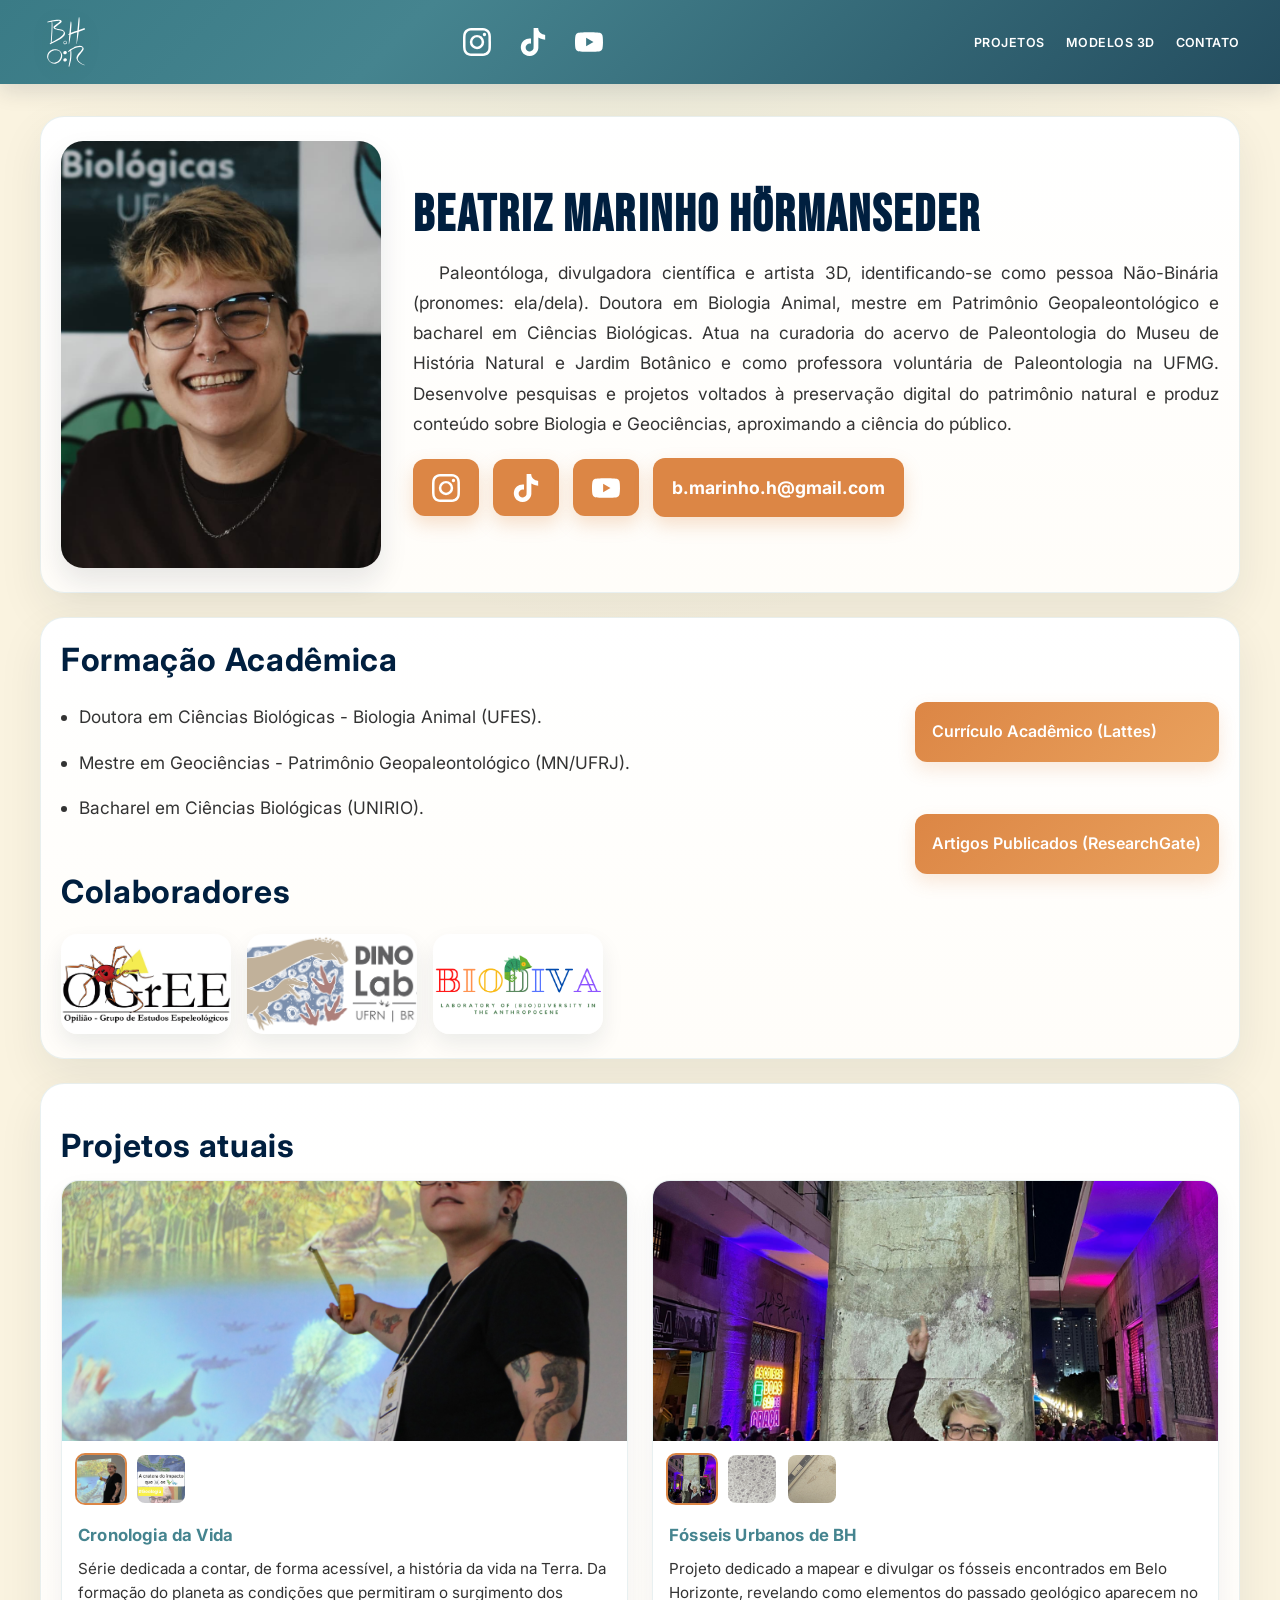
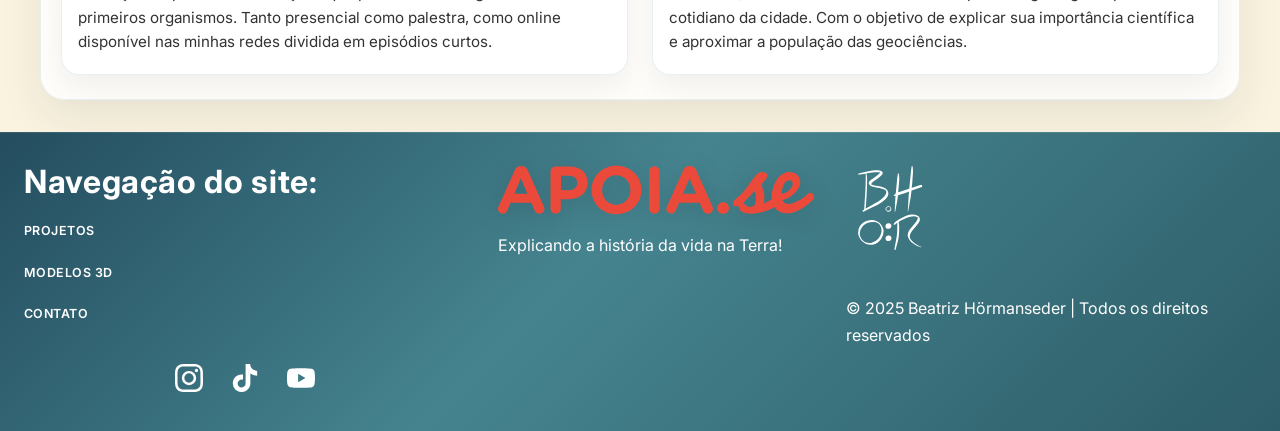
<file: index.html>
<!DOCTYPE html>
    <html lang="pt-BR">
    <head>
        <meta charset="UTF-8">
        <meta name="viewport" content="width=device-width, initial-scale=1.0">
        <title>bhor3D</title>
        <link rel="stylesheet" href="styles.css">

        <!-- ? -->
        <link href="https://fonts.googleapis.com/css2?family=Bebas+Neue&family=Inter:wght@400;600&display=swap" rel="stylesheet">
        <link rel="stylesheet" href="https://cdnjs.cloudflare.com/ajax/libs/font-awesome/6.5.0/css/all.min.css">
        <!-- ? -->

    </head>

    <body>
        <header>
            <nav class="navbar">
                <a href="index.html"><img src="assets/48px-fff.svg" alt="assinatura bhor" class="logo-img"></a>
                <div class="redes-sociais">
                    <a href="https://www.instagram.com/bhor3d" target="_blank"><img src="assets/instagram.svg" alt="Instagram"></a>
                    <a href="https://www.tiktok.com/@bhor3d" target="_blank"><img src="assets/tiktok.svg" alt="Tiktok"></a>
                    <a href="https://www.youtube.com/@bhor3d" target="_blank"><img src="assets/youtube.svg" alt="YouTube"></a>
                </div>
                <ul class="nav-links">
                    <li><a href="index.html">Projetos</a></li>
                    <li><a href="3D.html">Modelos 3D</a></li>
                    <li><a href="midia_kit.html">Contato</a></li>
                </ul>
            </nav>
        </header>

        <main>

            <section class="home">
             
                <section class="intro">
                    <img src="assets/lattes.jpeg" alt="Foto de Beatriz" class="foto-intro">

                <div class="bio">
                    <h1>Beatriz Marinho Hörmanseder</h1>
                    <p>Paleontóloga, divulgadora científica e artista 3D, identificando-se como pessoa Não-Binária (pronomes: ela/dela). Doutora em Biologia Animal, mestre em Patrimônio Geopaleontológico e bacharel em Ciências Biológicas. Atua na curadoria do acervo de Paleontologia do Museu de História Natural e Jardim Botânico e como professora voluntária de Paleontologia na UFMG. Desenvolve pesquisas e projetos voltados à preservação digital do patrimônio natural e produz conteúdo sobre Biologia e Geociências, aproximando a ciência do público.</p>
                                    
                    <div class="redes">

                        <div class="redes-sociais">
        
                            <a href="https://www.instagram.com/bhor3d" target="_blank" class="redes-btn">
                            <img src="assets/instagram.svg" alt="Instagram"></a>
                            <a href="https://www.tiktok.com/@bhor3d" target="_blank" class="redes-btn">
                            <img src="assets/tiktok.svg" alt="Tiktok"></a>
                            <a href="https://www.youtube.com/@bhor3d" target="_blank" class="redes-btn">
                            <img src="assets/youtube.svg" alt="YouTube"></a>
                            <a href="mailto:b.marinho.h@gmail.com" class="redes-btn">
                            <strong>b.marinho.h@gmail.com</strong></a>
                    
                        </div>         
                    </div>

                </div>

                </section>


                <section class="parceiros">
                    <h2>Formação Acadêmica</h2>

                    <section class="flex-row">
                    
                        <div class="curriculo">
                                        
                            <ul>
                                <li>Doutora em Ciências Biológicas - Biologia Animal (UFES).</li>
                                <li>Mestre em Geociências - Patrimônio Geopaleontológico (MN/UFRJ).</li>
                                <li>Bacharel em Ciências Biológicas (UNIRIO).</li>
                            </ul>

                        </div>

                        <div class="lattes">
                            <span><a href="https://lattes.cnpq.br/2464211948213980" target="_blank">Currículo Acadêmico (Lattes)</a></span>
                            <br>
                            <span><a href="https://www.researchgate.net/profile/Beatriz-Hoermanseder/research" target="_blank">Artigos Publicados (ResearchGate)</a></span>
                        </div>
                                                
                    </section>

                    <h2>Colaboradores</h2>

                    <div class="parcerias">
                        <a href="https://sites.google.com/view/opiliao/p%C3%A1gina-inicial?authuser=0" target="_blank"><img src="assets/Opiliao.jpg" alt="Opilião - Grupo de Estudos Espeleológicos" class="foto4"></a>
                        <a href="https://www.dinolab.science/" target="_blank"><img src="assets/DinoLab.png" alt="DinoLab" class="foto4"></a>
                        <a href="https://biodiva.vercel.app/" target="_blank"><img src="assets/BioDiva.jpg" alt="BioDiva Lab" class="foto4"></a>
                    </div>

                </section>

            </section>

            <section class="projetos-visual">

                <section class="portfolio-gallery">

                    <h2 id="cientifica">Projetos atuais</h2>
                    
                    
          
                    <div class="gallery-grid">

                        <div class="gallery-item">

                            <div class="gallery-images">
                                <img src="assets/palestra.jpg" alt="Palestra" class="active">
                                <img src="assets/yucatan.jpg" alt="Modelo de fóssil 1 - vista 2">
                            </div>

                            <div class="thumbs">
                                <img src="assets/palestra.jpg" alt="thumb 1" class="thumb active">
                                <img src="assets/yucatan.jpg" alt="thumb 2" class="thumb">
                            </div>
            
                            <div class="caption">
                                <strong>Cronologia da Vida</strong>
                                <p>Série dedicada a contar, de forma acessível, a história da vida na Terra. Da formação do planeta as condições que permitiram o surgimento dos primeiros organismos. Tanto presencial como palestra, como online disponível nas minhas redes dividida em episódios curtos.</p>
                            </div>
        
                        </div>

                        <div class="gallery-item">

                            <div class="gallery-images">
                                <img src="assets/BH.jpeg" alt="Sula" class="active">
                                <img src="assets/estromatolitos.png" alt="estromatólitos">
                                <img src="assets/SBH.png" alt="Fossil de concha">
                            </div>

                            <div class="thumbs">
                                <img src="assets/BH.jpeg" alt="thumb 1" class="thumb active">
                                <img src="assets/estromatolitos.png" alt="thumb 2" class="thumb">
                                <img src="assets/SBH.png" alt="thumb 3" class="thumb">
                            </div>
                            
                            <div class="caption">
                                <strong>Fósseis Urbanos de BH</strong>
                                <p>Projeto dedicado a mapear e divulgar os fósseis encontrados em Belo Horizonte, revelando como elementos do passado geológico aparecem no cotidiano da cidade. Com o objetivo de explicar sua importância científica e aproximar a população das geociências.</p>
                            </div>
          
                         </div>
        
                    </div>

                </section>

            </section>

            

        </main>

        <footer>
            <div class="navbar-footer">
                <h2>Navegação do site:</h2>
                <ul class="nav-links-footer">
                    <li><a href="index.html">Projetos</a></li>
                    <li><a href="3D.html">Modelos 3D</a></li>
                    <li><a href="midia_kit.html">Contato</a></li>
                </ul>

            <br>

                <div class="redes-sociais">
                    <a href="https://www.instagram.com/bhor3d" target="_blank"><img src="assets/instagram.svg" alt="Instagram"></a>
                    <a href="https://www.tiktok.com/@bhor3d" target="_blank"><img src="assets/tiktok.svg" alt="Tiktok"></a>
                    <a href="https://www.youtube.com/@bhor3d" target="_blank"><img src="assets/youtube.svg" alt="YouTube"></a>
                </div>
            </div>
            
            <div>
                <a href="https://apoia.se/bhor3d"><img src="assets/apoia-se-logo.svg" alt="Apoia-se" class="apoia-se-logo"></a>
                <p>Explicando a história da vida na Terra!</p> 
            </div>

            <div class="logo-footer">
                <img src="assets/48px-fff.svg" alt="assinatura bhor" class="logo-img-footer">
                <br>
                <p>&copy; 2025 Beatriz Hörmanseder | Todos os direitos reservados</p>
            </div>
        </footer>

        <!-- SELEÇÃO THUMBS DO PROJETO -->
        <script>
            document.querySelectorAll('.gallery-item').forEach(function(item) {
            const thumbs = item.querySelectorAll('.thumb');
            const images = item.querySelectorAll('.gallery-images img');
            thumbs.forEach((thumb, idx) => {
            thumb.addEventListener('click', function() {
            thumbs.forEach(t => t.classList.remove('active'));
            images.forEach(img => img.classList.remove('active'));
            thumb.classList.add('active');
            images[idx].classList.add('active');
            });
            });
            });
        </script>
        <!-- SELEÇÃO THUMBS DO PROJETO -->

    </body>
    </html>
</file>
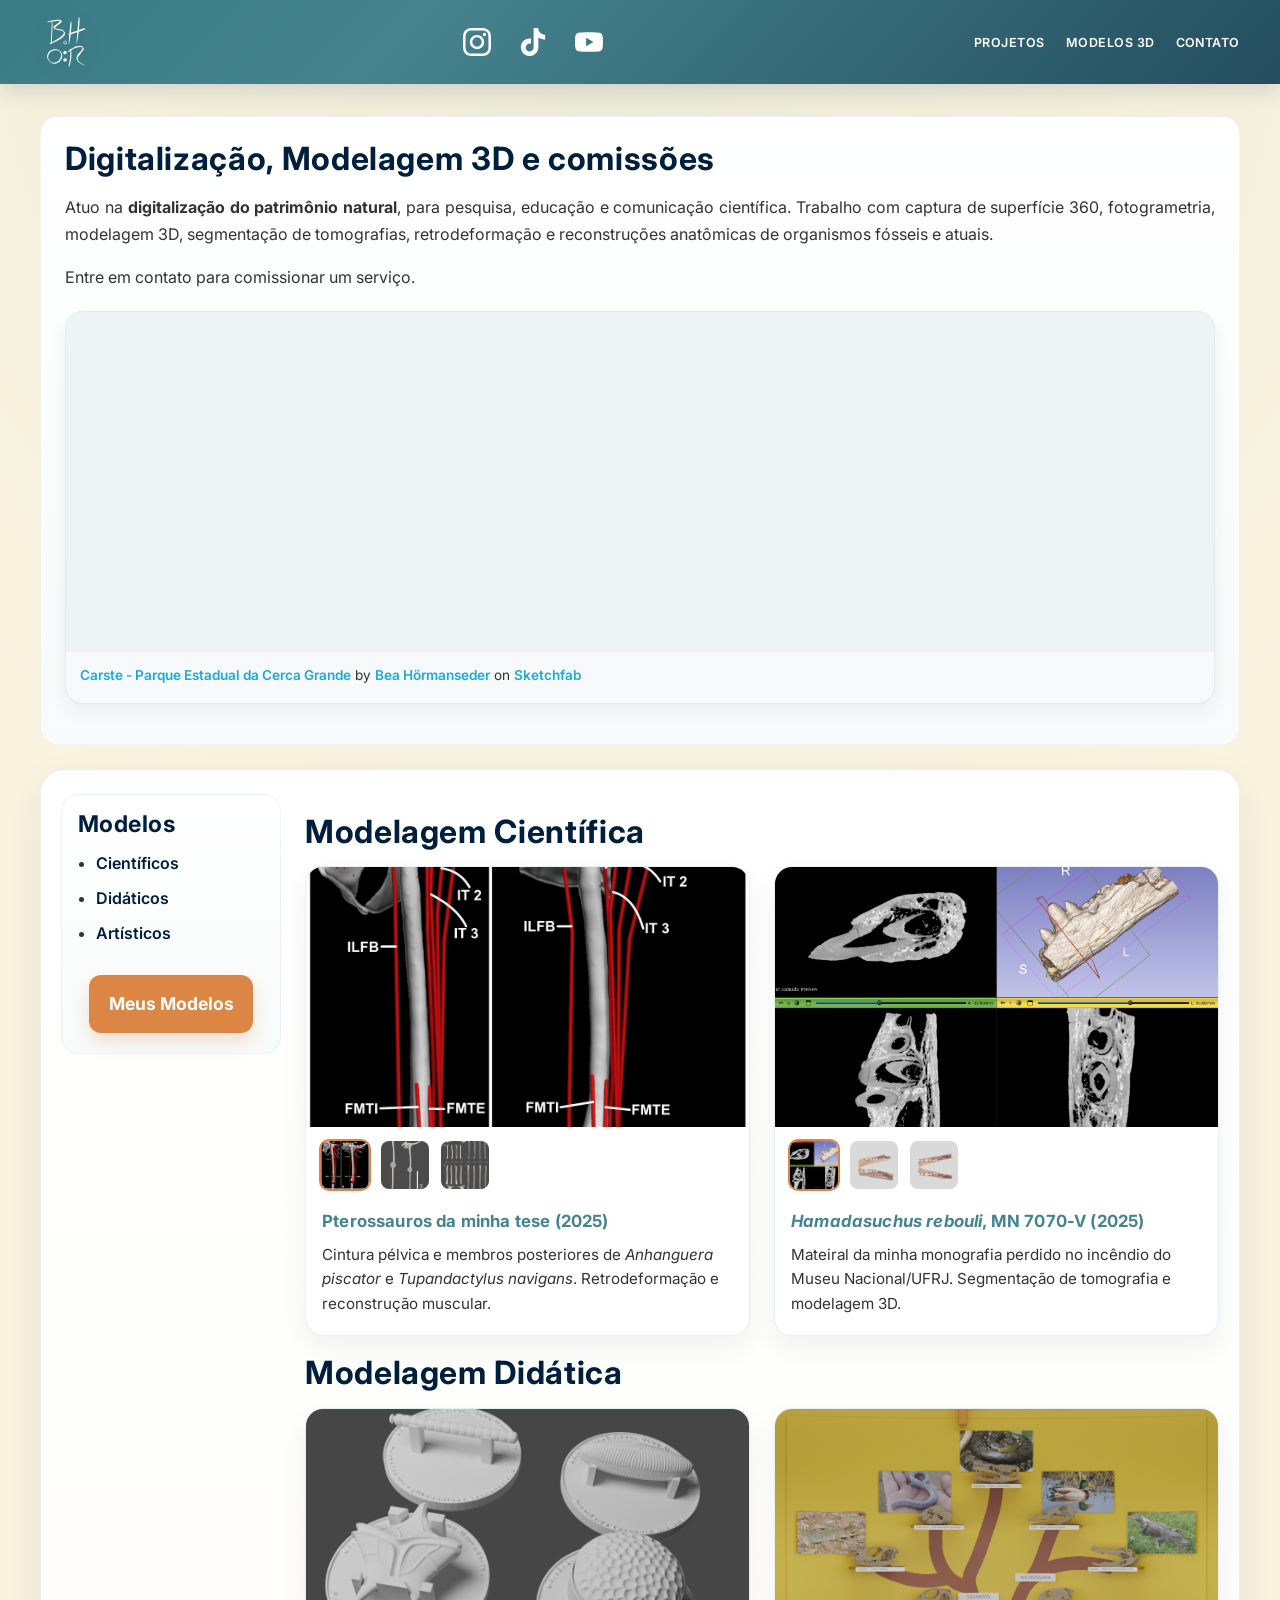
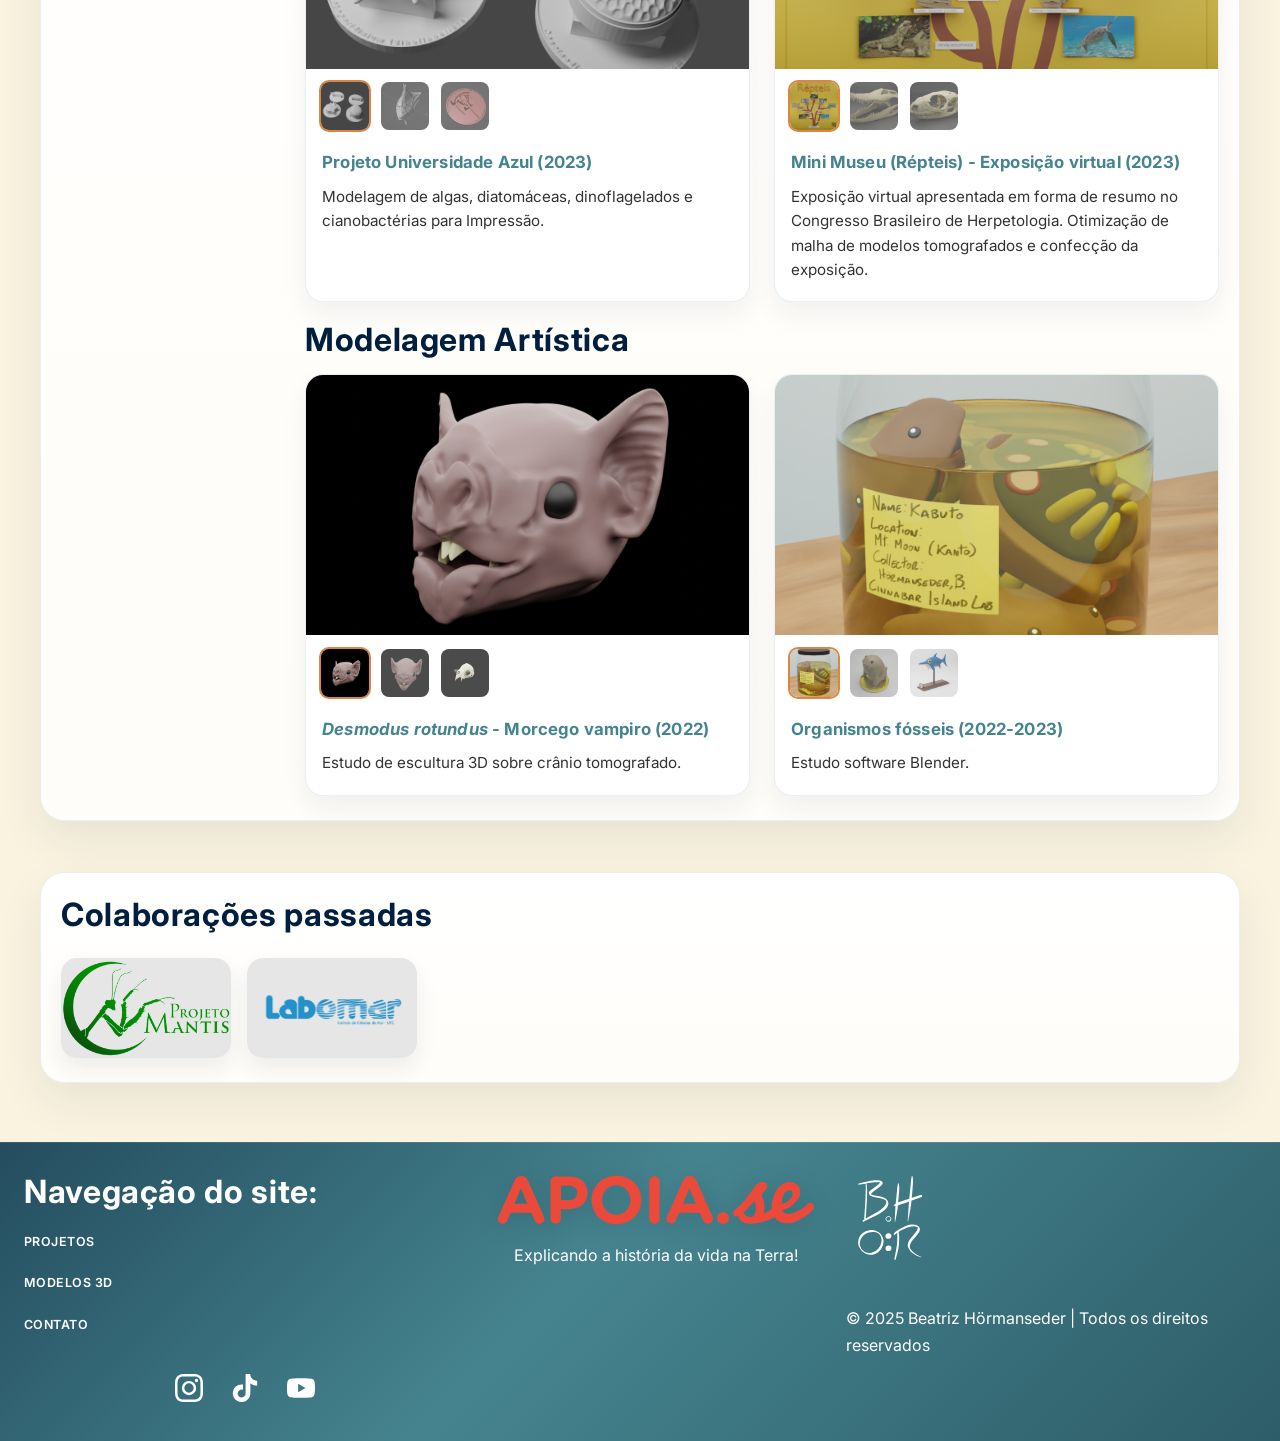
<file: 3D.html>
<!DOCTYPE html>
    <html lang="pt-BR">
    <head>
        <meta charset="UTF-8">
        <meta name="viewport" content="width=device-width, initial-scale=1.0">
        <title>bhor3D</title>
        <link rel="stylesheet" href="styles.css">

        <!-- ? -->
        <link href="https://fonts.googleapis.com/css2?family=Bebas+Neue&family=Inter:wght@400;600&display=swap" rel="stylesheet">
        <link rel="stylesheet" href="https://cdnjs.cloudflare.com/ajax/libs/font-awesome/6.5.0/css/all.min.css">
        <!-- ? -->

    </head>

    <body>
        <header>
            <nav class="navbar">
                <a href="index.html"><img src="assets/48px-fff.svg" alt="assinatura bhor" class="logo-img"></a>
                <div class="redes-sociais">
                    <a href="https://www.instagram.com/bhor3d" target="_blank"><img src="assets/instagram.svg" alt="Instagram"></a>
                    <a href="https://www.tiktok.com/@bhor3d" target="_blank"><img src="assets/tiktok.svg" alt="Tiktok"></a>
                    <a href="https://www.youtube.com/@bhor3d" target="_blank"><img src="assets/youtube.svg" alt="YouTube"></a>
                </div>
                <ul class="nav-links">
                    <li><a href="index.html">Projetos</a></li>
                    <li><a href="3D.html">Modelos 3D</a></li>
                    <li><a href="midia_kit.html">Contato</a></li>
                </ul>
            </nav>
        </header>

        <main>

            <section class="resumo2">
            <div class="resumo-texto">
                <h2>Digitalização, Modelagem 3D e comissões</h2>
               <p>Atuo na <strong>digitalização do patrimônio natural</strong>, para pesquisa, educação e comunicação científica. Trabalho com captura de superfície 360, fotogrametria, modelagem 3D, segmentação de tomografias, retrodeformação e reconstruções anatômicas de organismos fósseis e atuais.</p>
               <p>Entre em contato para comissionar um serviço.</p>

                    

                    <div class="sketchfab-embed-wrapper">
                        <iframe title="Carste - Parque Estadual da Cerca Grande" frameborder="0" allowfullscreen mozallowfullscreen="true" webkitallowfullscreen="true" allow="autoplay; fullscreen; xr-spatial-tracking" xr-spatial-tracking execution-while-out-of-viewport execution-while-rendered web-share src="https://sketchfab.com/models/0f41f56d584648dca95fbb82cc6cc6a9/embed"></iframe>
                        <p class="sketchfab-caption">
                            <a href="https://sketchfab.com/3d-models/carste-parque-estadual-da-cerca-grande-0f41f56d584648dca95fbb82cc6cc6a9" target="_blank" rel="nofollow">Carste - Parque Estadual da Cerca Grande</a>
                            by <a href="https://sketchfab.com/bhor3d" target="_blank" rel="nofollow">Bea Hörmanseder</a>
                            on <a href="https://sketchfab.com" target="_blank" rel="nofollow">Sketchfab</a>
                        </p>
                    </div>

                    
                    

            </div>

            
                
                

                
               
            
        </section>

            
        
           

            <section class="portfolio-visual">

                <aside class="sidebar">
                    
                    <h3>Modelos</h3>
                    <ul>
                        <li><a href="#cientifica">Científicos</a></li>
                        <li><a href="#didatica">Didáticos</a></li>
                        <li><a href="#artistica">Artísticos</a></li>
                    </ul>

                    <br>

                    <div class="redes-sociais">
                    <a href="https://sketchfab.com/bhor3d" target="_blank" rel="noopener" class="redes-btn">
                        <strong>Meus Modelos</strong>
                    </a>
                </div>

                </aside>

                <section class="portfolio-gallery">

                    <h2 id="cientifica">Modelagem Científica</h2>

                    <div class="gallery-grid">

                        <div class="gallery-item">

                            <div class="gallery-images">
                                <img src="assets/Tese1.png" alt="Modelo de fóssil 1 - vista 1" class="active">
                                <img src="assets/Tese2.png" alt="Modelo de fóssil 1 - vista 2">
                                <img src="assets/Tese3.png" alt="Modelo de fóssil 1 - vista 3">
                            </div>

                            <div class="thumbs">
                                <img src="assets/Tese1.png" alt="thumb 1" class="thumb active">
                                <img src="assets/Tese2.png" alt="thumb 2" class="thumb">
                                <img src="assets/Tese3.png" alt="thumb 3" class="thumb">
                            </div>
                        
                            <div class="caption">
                                <strong>Pterossauros da minha tese (2025)</strong>
                                <p>Cintura pélvica e membros posteriores de <em>Anhanguera piscator</em> e <em>Tupandactylus navigans</em>. Retrodeformação e reconstrução muscular.</p>
                            </div>
        
                        </div>

                        <div class="gallery-item">

                            <div class="gallery-images">
                                <img src="assets/Hamada1.png" alt="Modelo de fóssil 1 - vista 1" class="active">
                                <img src="assets/Hamada2.png" alt="Modelo de fóssil 1 - vista 2">
                                <img src="assets/Hamada3.png" alt="Modelo de fóssil 1 - vista 3">
                            </div>

                            <div class="thumbs">
                                <img src="assets/Hamada1.png" alt="thumb 1" class="thumb active">
                                <img src="assets/Hamada2.png" alt="thumb 2" class="thumb">
                                <img src="assets/Hamada3.png" alt="thumb 3" class="thumb">
                            </div>
                            
                            <div class="caption">
                                <strong><em>Hamadasuchus rebouli</em>, MN 7070-V (2025)</strong>
                                <p>Mateiral da minha monografia perdido no incêndio do Museu Nacional/UFRJ. Segmentação de tomografia e modelagem 3D.</p>
                            </div>
          
                        </div>

                    </div>

                    <h2 id="didatica">Modelagem Didática</h2>

                    <div class="gallery-grid">

                        <div class="gallery-item">

                            <div class="gallery-images">
                                <img src="assets/Algas.png" alt="Modelo de fóssil 1 - vista 1" class="active">
                                <img src="assets/Algas2.png" alt="Modelo de fóssil 1 - vista 2">
                                <img src="assets/Algas3.png" alt="Modelo de fóssil 1 - vista 3">
                            </div>

                            <div class="thumbs">
                                <img src="assets/Algas.png" alt="thumb 1" class="thumb active">
                                <img src="assets/Algas2.png" alt="thumb 2" class="thumb">
                                <img src="assets/Algas3.png" alt="thumb 3" class="thumb">
                            </div>
                            
                            <div class="caption">
                                <strong>Projeto Universidade Azul (2023)</strong>
                                <p>Modelagem de algas, diatomáceas, dinoflagelados e cianobactérias para Impressão.</p>
                            </div>
        
                        </div>

                        <div class="gallery-item">

                            <div class="gallery-images">
                                <img src="assets/MM.png" alt="Modelo de fóssil 1 - vista 1" class="active">
                                <img src="assets/Alligator.png" alt="Modelo de fóssil 1 - vista 2">
                                <img src="assets/Lagarto.png" alt="Modelo de fóssil 1 - vista 3">
                            </div>

                            <div class="thumbs">
                                <img src="assets/MM.png" alt="thumb 1" class="thumb active">
                                <img src="assets/Alligator.png" alt="thumb 2" class="thumb">
                                <img src="assets/Lagarto.png" alt="thumb 3" class="thumb">
                            </div>
                            
                            <div class="caption">
                                <strong>Mini Museu (Répteis) - Exposição virtual (2023)</strong>
                                <p>Exposição virtual apresentada em forma de resumo no Congresso Brasileiro de Herpetologia. Otimização de malha de modelos tomografados e confecção da exposição.</p>
                            </div>
                        
                        </div>

                    </div>

                    <h2 id="artistica">Modelagem Artística</h2>

                    <div class="gallery-grid">

                        <div class="gallery-item">

                            <div class="gallery-images">
                                <img src="assets/Desmodus1.png" alt="Modelo de fóssil 1 - vista 1" class="active">
                                <img src="assets/Desmodus2.png" alt="Modelo de fóssil 1 - vista 2">
                                <img src="assets/Desmodus3.png" alt="Modelo de fóssil 1 - vista 3">
                            </div>

                            <div class="thumbs">
                                <img src="assets/Desmodus1.png" alt="thumb 1" class="thumb active">
                                <img src="assets/Desmodus2.png" alt="thumb 2" class="thumb">
                                <img src="assets/Desmodus3.png" alt="thumb 3" class="thumb">
                            </div>
                            
                            <div class="caption">
                                <strong><em>Desmodus rotundus</em> - Morcego vampiro (2022)</strong>
                                <p>Estudo de escultura 3D sobre crânio tomografado.</p>
                            </div>
                    
                        </div>

                        <div class="gallery-item">

                            <div class="gallery-images">
                                <img src="assets/kabuto3.png" alt="Modelo de fóssil 1 - vista 1" class="active">
                                <img src="assets/Anuro1.png" alt="Modelo de fóssil 1 - vista 2">
                                <img src="assets/Ictyos2.png" alt="Modelo de fóssil 1 - vista 3">
                            </div>

                            <div class="thumbs">
                                <img src="assets/kabuto3.png" alt="thumb 1" class="thumb active">
                                <img src="assets/Anuro1.png" alt="thumb 2" class="thumb">
                                <img src="assets/Ictyos2.png" alt="thumb 3" class="thumb">
                            </div>
                        
                            <div class="caption">
                                <strong>Organismos fósseis (2022-2023)</strong>
                                <p>Estudo software Blender.</p>
                            </div>
                    
                        </div>

                    </div>

                </section>

            </section>

            <br>

            <section class="parceiros2">
                <h2>Colaborações passadas</h2>

                <div class="parcerias">
                    <a href="https://www.projetomantis.com/" target="_blank"><img src="assets/Mantis.png" alt="Mantis" class="foto5"></a>
                    <a href="https://labomar.ufc.br/pt/" target="_blank"><img src="assets/labomar.png" alt="Labomar" class="foto5"></a>
                </div>

            </section>

            <br>

        </main>

        <footer>
            <div class="navbar-footer">
                <h2>Navegação do site:</h2>
                <ul class="nav-links-footer">
                    <li><a href="index.html">Projetos</a></li>
                    <li><a href="3D.html">Modelos 3D</a></li>
                    <li><a href="midia_kit.html">Contato</a></li>
                </ul>

            <br>

                <div class="redes-sociais">
                    <a href="https://www.instagram.com/bhor3d" target="_blank"><img src="assets/instagram.svg" alt="Instagram"></a>
                    <a href="https://www.tiktok.com/@bhor3d" target="_blank"><img src="assets/tiktok.svg" alt="Tiktok"></a>
                    <a href="https://www.youtube.com/@bhor3d" target="_blank"><img src="assets/youtube.svg" alt="YouTube"></a>
                </div>
            </div>
            
            <div class="apoia-se">
                <a href="https://apoia.se/bhor3d"><img src="assets/apoia-se-logo.svg" alt="Apoia-se" class="apoia-se-logo"></a>
                <p>Explicando a história da vida na Terra!</p> 
            </div>

            <div class="logo-footer">
                <img src="assets/48px-fff.svg" alt="assinatura bhor" class="logo-img-footer">
                <br>
                <p>&copy; 2025 Beatriz Hörmanseder | Todos os direitos reservados</p>
            </div>
        </footer>

        <!-- SELEÇÃO THUMBS DO PROJETO -->
        <script>
            document.querySelectorAll('.gallery-item').forEach(function(item) {
            const thumbs = item.querySelectorAll('.thumb');
            const images = item.querySelectorAll('.gallery-images img');
            thumbs.forEach((thumb, idx) => {
            thumb.addEventListener('click', function() {
            thumbs.forEach(t => t.classList.remove('active'));
            images.forEach(img => img.classList.remove('active'));
            thumb.classList.add('active');
            images[idx].classList.add('active');
            });
            });
            });
        </script>
        <!-- SELEÇÃO THUMBS DO PROJETO -->

    </body>
    </html>
</file>
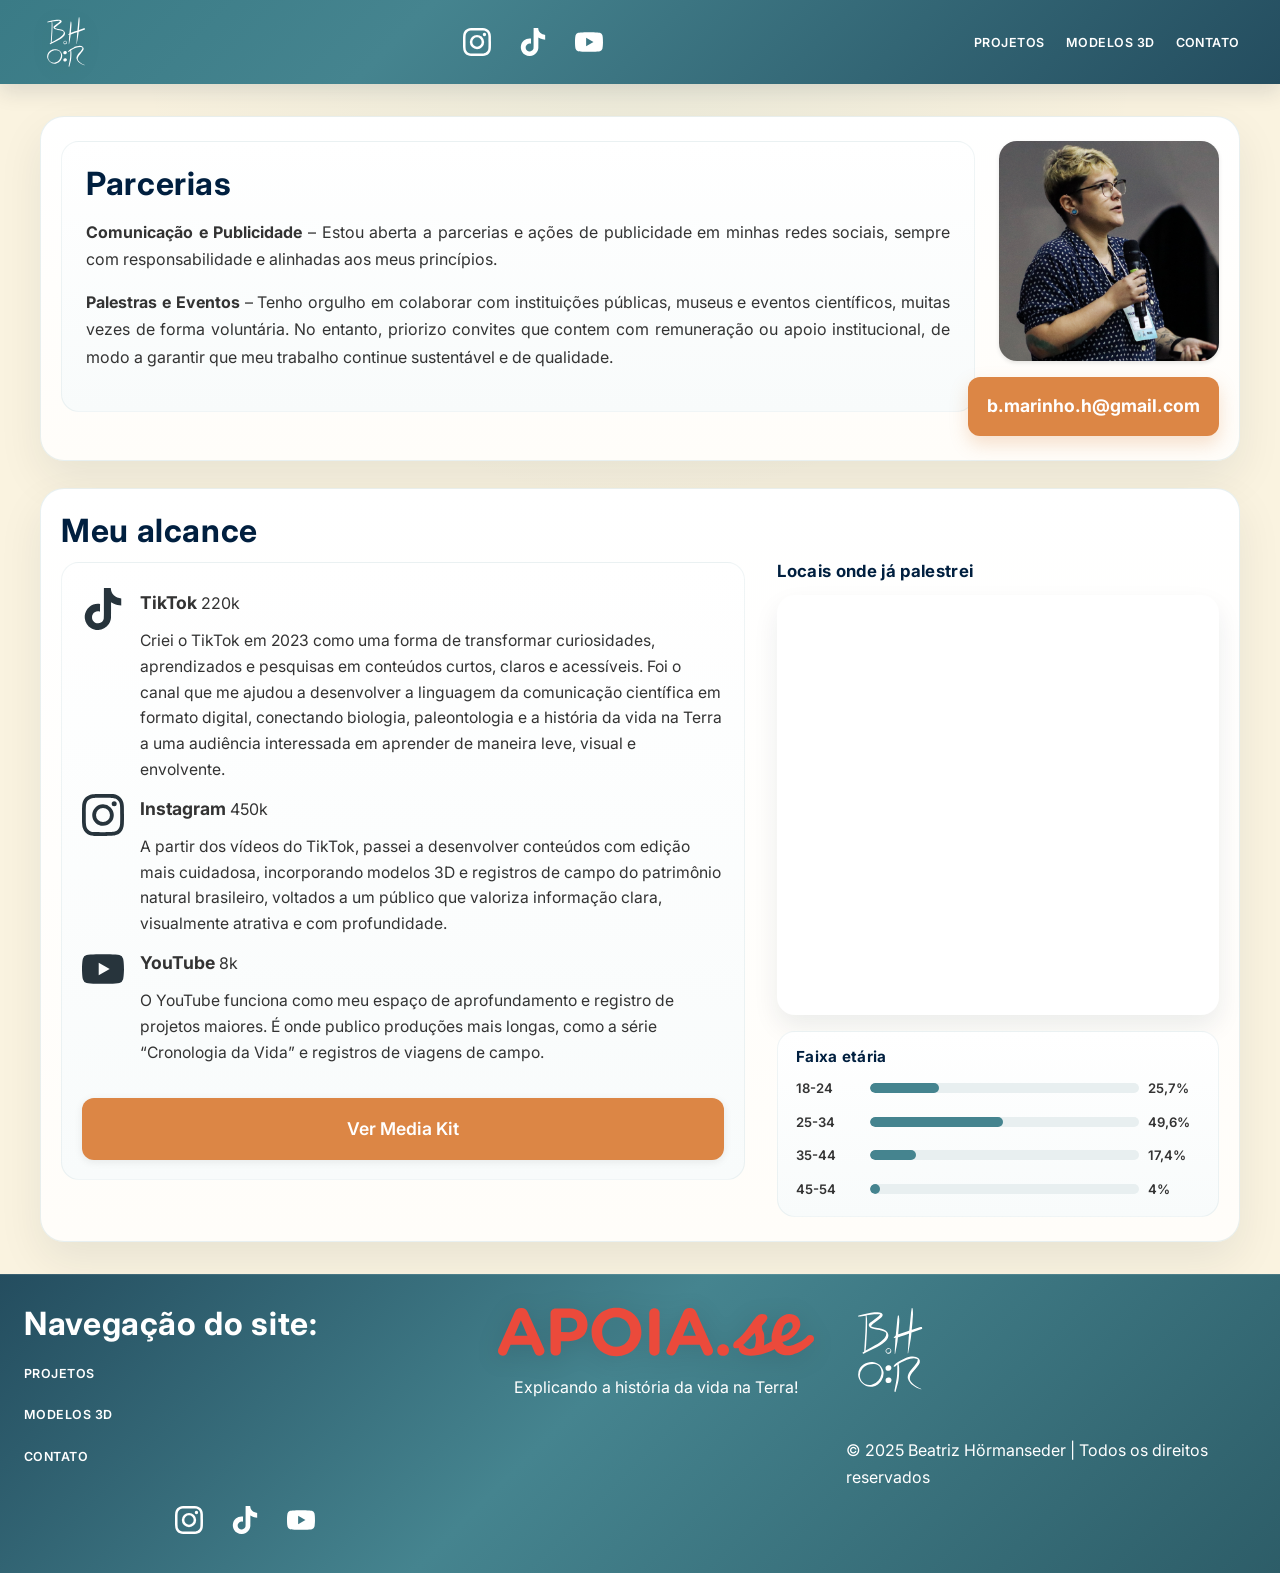
<file: midia_kit.html>
<!DOCTYPE html>
<html lang="pt-BR">
<head>
    <meta charset="UTF-8">
    <meta name="viewport" content="width=device-width, initial-scale=1.0">
    <title>bhor3D</title>
    <link rel="stylesheet" href="styles.css">

    <link href="https://fonts.googleapis.com/css2?family=Bebas+Neue&family=Inter:wght@400;600&display=swap" rel="stylesheet">
    <link rel="stylesheet" href="https://cdnjs.cloudflare.com/ajax/libs/font-awesome/6.5.0/css/all.min.css">
</head>

<body>
    <header>
        <nav class="navbar">
            <a href="index.html"><img src="assets/48px-fff.svg" alt="assinatura bhor" class="logo-img"></a>
            <div class="redes-sociais">
                <a href="https://www.instagram.com/bhor3d" target="_blank"><img src="assets/instagram.svg" alt="Instagram"></a>
                <a href="https://www.tiktok.com/@bhor3d" target="_blank"><img src="assets/tiktok.svg" alt="Tiktok"></a>
                <a href="https://www.youtube.com/@bhor3d" target="_blank"><img src="assets/youtube.svg" alt="YouTube"></a>
            </div>
            <ul class="nav-links">
                <li><a href="index.html">Projetos</a></li>
                <li><a href="3D.html">Modelos 3D</a></li>
                <li><a href="midia_kit.html">Contato</a></li>
            </ul>
        </nav>
    </header>

    <main>
        <section class="resumo">
            <div class="resumo-texto">
                <h2>Parcerias</h2>
                <p><strong>Comunicação e Publicidade</strong> – Estou aberta a parcerias e ações de publicidade em minhas redes sociais, sempre com responsabilidade e alinhadas aos meus princípios.</p>
               
                <p><strong>Palestras e Eventos</strong> – Tenho orgulho em colaborar com instituições públicas, museus e eventos científicos, muitas vezes de forma voluntária. No entanto, priorizo convites que contem com remuneração ou apoio institucional, de modo a garantir que meu trabalho continue sustentável e de qualidade.</p>
               
            </div>

            <div>
                <img src="assets/index.jpg" alt="Foto de Beatriz" class="foto">
                

                <div class="redes-sociais">
                    <a href="mailto:b.marinho.h@gmail.com" target="_blank" rel="noopener" class="redes-btn">
                        <strong>b.marinho.h@gmail.com</strong>
                    </a>
                </div>
            </div>
        </section>
<br>
        <section class="seguidores-chart">
            <div class="chart-box">
                <h2>Meu alcance</h2>

                <div class="charts-row">
                    <div class="left-panel">
                        <div class="social-copy">
                            <a href="https://www.tiktok.com/@bhor3d" target="_blank" rel="noopener" class="social-link">
                                <div class="social-item">
                                    <img src="assets/tiktok.svg" alt="TikTok">
                                    <div>
                                        <strong>TikTok</strong> 220k
                                        <p>Criei o TikTok em 2023 como uma forma de transformar curiosidades, aprendizados e pesquisas em conteúdos curtos, claros e acessíveis. Foi o canal que me ajudou a desenvolver a linguagem da comunicação científica em formato digital, conectando biologia, paleontologia e a história da vida na Terra a uma audiência interessada em aprender de maneira leve, visual e envolvente.</p>
                                    </div>
                                </div>
                            </a>

                            <a href="https://www.instagram.com/bhor3d" target="_blank" rel="noopener" class="social-link">
                                <div class="social-item">
                                    <img src="assets/instagram.svg" alt="Instagram">
                                    <div>
                                        <strong>Instagram</strong> 450k
                                        <p>A partir dos vídeos do TikTok, passei a desenvolver conteúdos com edição mais cuidadosa, incorporando modelos 3D e registros de campo do patrimônio natural brasileiro, voltados a um público que valoriza informação clara, visualmente atrativa e com profundidade.</p>
                                    </div>
                                </div>
                            </a>

                            <a href="https://www.youtube.com/@bhor3d" target="_blank" rel="noopener" class="social-link">
                                <div class="social-item">
                                    <img src="assets/youtube.svg" alt="YouTube">
                                    <div>
                                        <strong>YouTube</strong> 8k
                                        <p>O YouTube funciona como meu espaço de aprofundamento e registro de projetos maiores. É onde publico produções mais longas, como a série “Cronologia da Vida” e registros de viagens de campo.</p>
                                    </div>
                                </div>
                            </a>
                       <br>

                       <div class="map-cta-wrap">
                            <a href="https://beacons.ai/bhor3d/mediakit" target="_blank" rel="noopener" class="redes-btn">
                                Ver Media Kit
                            </a>
                        </div>
                       
                          </div>

                        
                    </div>
                  
                    <div class="right-panel">
                        <div class="map-panel">
                            <h3>Locais onde já palestrei</h3>
                            <iframe
                                src="https://www.google.com/maps/d/u/0/embed?mid=1onV_UEzgllchygZpSeK4yXVSgdsblXk"
                                width="100%"
                                height="420"
                                loading="lazy"
                                referrerpolicy="no-referrer-when-downgrade"
                                title="Mapa de locais de palestras e divulgação científica">
                            </iframe>
                        </div>
                            <div class="audience-section">
                            
                            <div class="audience-card">
                                <h4>Faixa etária</h4>
                                <ul class="age-list">
                                    <li class="age-row">
                                        <span class="label">18-24</span>
                                        <div class="age-track"><div class="age-fill" style="width:25.7%"></div></div>
                                        <span class="percent">25,7%</span>
                                    </li>
                                    <li class="age-row">
                                        <span class="label">25-34</span>
                                        <div class="age-track"><div class="age-fill" style="width:49.6%"></div></div>
                                        <span class="percent">49,6%</span>
                                    </li>
                                    <li class="age-row">
                                        <span class="label">35-44</span>
                                        <div class="age-track"><div class="age-fill" style="width:17.4%"></div></div>
                                        <span class="percent">17,4%</span>
                                    </li>
                                    <li class="age-row">
                                        <span class="label">45-54</span>
                                        <div class="age-track"><div class="age-fill" style="width:4%"></div></div>
                                        <span class="percent">4%</span>
                                    </li>
                                </ul>
                            </div>
                        </div>
                        
                    </div>
                </div>
            </div>
        </section>

       

    </main>

    <footer>
        <div class="navbar-footer">
            <h2>Navegação do site:</h2>
            <ul class="nav-links-footer">
                <li><a href="index.html">Projetos</a></li>
                <li><a href="3D.html">Modelos 3D</a></li>
                <li><a href="midia_kit.html">Contato</a></li>
            </ul>

            <br>

            <div class="redes-sociais">
                <a href="https://www.instagram.com/bhor3d" target="_blank"><img src="assets/instagram.svg" alt="Instagram"></a>
                <a href="https://www.tiktok.com/@bhor3d" target="_blank"><img src="assets/tiktok.svg" alt="Tiktok"></a>
                <a href="https://www.youtube.com/@bhor3d" target="_blank"><img src="assets/youtube.svg" alt="YouTube"></a>
            </div>
        </div>

        <div class="apoia-se">
            <a href="https://apoia.se/bhor3d"><img src="assets/apoia-se-logo.svg" alt="Apoia-se" class="apoia-se-logo"></a>
            <p>Explicando a história da vida na Terra!</p>
        </div>

        <div class="logo-footer">
            <img src="assets/48px-fff.svg" alt="assinatura bhor" class="logo-img-footer">
            <br>
            <p>&copy; 2025 Beatriz Hörmanseder | Todos os direitos reservados</p>
        </div>
    </footer>
</body>
</html>
</file>
<file: styles.css>
/* BODY + HEADER */

:root {
  --cor-azul: #001F3F;
  --cor-teal: #45848F;
  --cor-laranja: #DC8645;
  --cor-fundo: #FAF3E0;
  --cor-branco: #ffffff;
  --cor-texto: #333333;
  --cor-sombra: rgba(16, 32, 48, 0.08);
}

* {
  box-sizing: border-box;
}

body {
  margin: 0;
  font-family: 'Inter', sans-serif;
  background:
    radial-gradient(circle at top, rgba(69, 132, 143, 0.08), transparent 30%),
    var(--cor-fundo);
  color: var(--cor-texto);
  line-height: 1.7;
  font-size: 16px;
  text-rendering: optimizeLegibility;
  -webkit-font-smoothing: antialiased;
}

img {
  max-width: 100%;
  display: block;
}

main {
  padding: 2rem 1rem 0;
}

h1, h2, h3, h4, h5, h6 {
  margin: 0 0 0.8rem;
  color: var(--cor-azul);
  line-height: 1.15;
  letter-spacing: 0.02em;
}

h1 {
  font-family: 'Inter', sans-serif;
  font-size: clamp(2.5rem, 5vw, 4rem);
  letter-spacing: 0.04em;
  line-height: 0.95;
}

h2 {
  font-family: 'Inter', sans-serif;
  font-size: clamp(1.7rem, 2.5vw, 2.5rem);
  font-weight: 700;
}

h3 {
  font-family: 'Inter', sans-serif;
  font-size: clamp(1.15rem, 1.8vw, 1.5rem);
  font-weight: 700;
}

h4 {
  font-family: 'Inter', sans-serif;
  font-size: 0.95rem;
  font-weight: 700;
}

p {
  font-size: 1rem;
  line-height: 1.7;
}

a {
  font-family: 'Inter', sans-serif;
}

header {
  background: linear-gradient(135deg, #3a7b86 0%, #45848F 32%, #244d5f 100%);
  padding: 1rem 1.25rem;
  position: sticky;
  top: 0;
  z-index: 20;
  box-shadow: 0 8px 20px rgba(16, 32, 48, 0.12);
}

.navbar {
  display: flex;
  justify-content: space-between;
  align-items: center;
  max-width: 1200px;
  margin: 0 auto;
  gap: 1rem;
}

.logo-img {
  height: 52px;
  width: auto;
  filter: drop-shadow(0 4px 12px rgba(0,0,0,0.12));
}

.redes-sociais {
  display: flex;
  flex-direction: row;
  align-items: center;
  justify-content: center;
  gap: 0.85rem;
}

.redes-sociais a {
  display: inline-flex;
  align-items: center;
  justify-content: center;
  width: 42px;
  height: 42px;
  border-radius: 50%;
  transition: transform 0.2s ease, background 0.2s ease;
}

.redes-sociais .redes-btn {
  width: auto;
  height: auto;
  border-radius: 12px;
  padding: 0.9rem 1.2rem;
  background-color: #DC8645;
  box-shadow: 0 8px 18px rgba(220, 134, 69, 0.25);
}

.redes-sociais a:hover {
  transform: translateY(-2px);
  background: rgba(255, 255, 255, 0.12);
}

.redes-sociais .redes-btn:hover {
  background-color: #45848F;
  transform: translateY(-2px);
  color: #fff;
  box-shadow: 0 12px 22px rgba(69, 132, 143, 0.22);
}

.redes-sociais a img {
  width: 28px;
  height: 28px;
  margin: 0;
  filter: brightness(0) invert(1);
}

.nav-links,
.nav-links-footer {
  list-style: none;
  display: flex;
  gap: 1.3rem;
  padding: 0;
  margin: 0;
}

.nav-links li a,
.nav-links-footer li a {
  color: white;
  text-decoration: none;
  font-weight: 600;
  letter-spacing: 0.04em;
  text-transform: uppercase;
  font-size: 0.78rem;
  position: relative;
  transition: color 0.2s ease;
}

.nav-links li a::after,
.nav-links-footer li a::after {
  content: "";
  position: absolute;
  left: 0;
  bottom: -0.35rem;
  width: 100%;
  height: 2px;
  background: #DC8645;
  transform: scaleX(0);
  transform-origin: left;
  transition: transform 0.2s ease;
}

.nav-links li a:hover,
.nav-links-footer li a:hover {
  color: #f8d9b5;
}

.nav-links li a:hover::after,
.nav-links-footer li a:hover::after {
  transform: scaleX(1);
}

/* FOOTER */

footer {
  display: grid;
  grid-template-columns: 1.4fr 1fr 1.3fr;
  align-items: start;
  gap: 2rem;
  background: linear-gradient(135deg, #244d5f 0%, #45848F 45%, #2d5d68 100%);
  color: white;
  padding: 2rem 1.5rem;
  margin-top: 2rem;
  box-shadow: inset 0 1px 0 rgba(255,255,255,0.1);
}

.navbar-footer {
  display: flex;
  flex-direction: column;
  justify-items: center;
  max-width: 1200px;
}

.nav-links-footer {
  flex-direction: column;
  gap: 0.5rem;
  list-style-position: inside;
}

.nav-links-footer li {
  padding: 0.2rem 0;
}

.apoia-se {
  display: flex;
  flex-direction: column;
  align-items: center;
  justify-content: center;
  text-align: center;
}

.apoia-se p,
.logo-footer p,
.navbar-footer h2 {
  color: white;
}

.apoia-se-logo {
  height: 52px;
  width: auto;
  filter: drop-shadow(0 4px 12px rgba(0,0,0,0.12));
}

.logo-footer {
  display: flex;
  flex-direction: column;
  align-items: flex-start;
  justify-content: center;
}

.logo-img-footer {
  height: 88px;
  width: auto;
}

.redes-btn {
  display: inline-flex;
  align-items: center;
  justify-content: center;
  background-color: #DC8645;
  color: white;
  padding: 1rem 2rem;
  border-radius: 12px;
  font-weight: 600;
  font-size: 1.1rem;
  text-decoration: none;
  transition: background 0.2s, transform 0.2s, box-shadow 0.2s;
  box-shadow: 0 8px 18px rgba(220, 134, 69, 0.25);
}

.redes-btn:hover {
  background-color: #45848F;
  transform: translateY(-2px);
  color: #fff;
  box-shadow: 0 12px 22px rgba(69, 132, 143, 0.22);
}

/* MAIN */

main > section,
main > div,
main > article {
  max-width: 1200px;
  margin-left: auto;
  margin-right: auto;
}

.resumo {
  display: flex;
  flex-direction: row;
  align-items: flex-start;
  gap: 1.5rem;
  padding: 1.5rem 1.25rem;
  text-align: start;
  background: linear-gradient(180deg, #ffffff 0%, #fffdf9 100%);
  border: 1px solid rgba(69, 132, 143, 0.12);
  border-radius: 24px;
  box-shadow: 0 18px 45px rgba(16, 32, 48, 0.08);
}

.resumo > div:first-child {
  flex: 1 1 0;
  min-width: 0;
}

.resumo > div:last-child {
  display: flex;
  flex-direction: column;
  align-items: flex-end;
  justify-content: flex-start;
  margin-left: auto;
  width: 220px;
  flex: 0 0 220px;
}

.resumo > div:last-child .redes-sociais {
  width: 100%;
  justify-content: flex-end;
}

.resumo-texto {
  max-width: 100%;
  background: linear-gradient(180deg, #ffffff 0%, #f8fbfb 100%);
  padding: 1.5rem;
  border-radius: 18px;
  border: 1px solid rgba(69, 132, 143, 0.08);
  box-shadow: inset 0 1px 0 rgba(255,255,255,0.8);
  font-size: 1.2rem;
  text-align: justify;
  color: var(--cor-texto);
}

.foto {
  width: 100%;
  height: 220px;
  aspect-ratio: 1 / 1;
  object-fit: cover;
  border-radius: 18px;
  
  margin-bottom: 1rem;
  box-shadow: 0 2px 4px rgba(0, 0, 0, 0.1);
}

.redes-btn {
  display: inline-flex;
  align-items: center;
  justify-content: center;
  background-color: #DC8645;
  color: white;
  padding: 1rem 2rem;
  border-radius: 12px;
  font-weight: 600;
  font-size: 1.1rem;
  text-decoration: none;
  transition: background 0.2s, transform 0.2s;
  box-shadow: 0 2px 8px rgba(0,0,0,0.08);
}

.redes-btn:hover {
  background-color: #45848F;
  transform: scale(1.03);
  color: #fff;
}

/* NAS REDES */

.chart-box {
  background: linear-gradient(180deg, #ffffff 0%, #fffdf9 100%);
  border: 1px solid rgba(69, 132, 143, 0.12);
  border-radius: 24px;
  box-shadow: 0 18px 45px rgba(16, 32, 48, 0.08);
  padding: 1.5rem 1.25rem;
}

.charts-row {
  display: flex;
  gap: 2rem;
  align-items: stretch;
}

.left-panel {
  flex: 1.55;
  display: flex;
  flex-direction: column;
  gap: 1rem;
  min-width: 0;
}

.right-panel {
  flex: 1;
  display: flex;
  flex-direction: column;
  gap: 0.85rem;
  min-width: 0;
}

.social-copy,
.audience-card,
.map-panel {
  background: linear-gradient(180deg, #fff 0%, #f8fbfb 100%);
  border: 1px solid rgba(69, 132, 143, 0.08);
  border-radius: 18px;
}

.social-copy {
  padding: 1.2rem 1.25rem;
}

.social-link {
  display: block;
  text-decoration: none;
  color: inherit;
}

.social-item {
  display: flex;
  align-items: flex-start;
  gap: 1rem;
  padding: 0.35rem 0;
}

.social-item img {
  width: 42px;
  height: 42px;
  flex-shrink: 0;
  object-fit: contain;
  filter: invert(0.16) sepia(1) saturate(1.2) hue-rotate(160deg);
}

.social-item strong {
  display: inline-block;
  font-size: 1.1rem;
  color: var(--cor-texto);
  margin-bottom: 0.25rem;
}

.social-copy p {
  margin: 0.35rem 0 0;
  font-size: 0.98rem;
  line-height: 1.65;
  color: var(--cor-texto);
}

.audience-section {
  padding-top: 0.2rem;
}

.audience-section h3 {
  margin-bottom: 0.8rem;
}

.audience-card {
  padding: 1rem 1.1rem;
}

.audience-card h4 {
  margin: 0 0 0.7rem;
  
}

.age-list {
  list-style: none;
  padding: 0;
  margin: 0;
  display: flex;
  flex-direction: column;
  gap: 0.7rem;
}

.age-row {
  display: grid;
  grid-template-columns: 64px minmax(0, 1fr) 52px;
  align-items: center;
  gap: 0.6rem;
}

.label,
.percent {
  font-size: 0.82rem;
  color: var(--cor-texto);
  font-weight: 600;
}

.age-track {
  width: 100%;
  height: 10px;
  border-radius: 999px;
  background: #e8eff0;
  overflow: hidden;
}

.age-fill {
  height: 100%;
  border-radius: inherit;
  background: #45848F;
}

.map-panel {
  background: transparent;
  border: none;
  border-radius: 0;
  overflow: visible;
}

.map-panel h3 {
  margin: 0 0 0.8rem;
  font-size: 1.05rem;
}

.map-panel iframe {
  display: block;
  width: 100%;
  height: 420px;
  min-height: 420px;
  border: 0;
  border-radius: 18px;
  background: #fff;
  box-shadow: 0 12px 26px rgba(16, 32, 48, 0.08);
}

.map-cta-wrap {
  display: flex;
  width: 100%;
}

.map-cta-wrap .redes-btn {
  width: 100%;
}

.home {
  max-width: 1200px;
  margin: 0 auto;
  padding: 0 0 1.5rem;
}

.intro {
  display: flex;
  align-items: center;
  gap: 2rem;
  padding: 1.5rem 1.25rem;
  background: linear-gradient(180deg, #ffffff 0%, #fffdf9 100%);
  border: 1px solid rgba(69, 132, 143, 0.12);
  border-radius: 24px;
  box-shadow: 0 18px 45px rgba(16, 32, 48, 0.08);
}

.foto-intro {
  width: min(100%, 320px);
  height: auto;
  aspect-ratio: 3 / 4;
  object-fit: cover;
  border-radius: 22px;
  
  box-shadow: 0 14px 28px rgba(16, 32, 48, 0.10);
}

.bio {
  flex: 1;
  min-width: 0;
}

.bio h1 {
  font-family: 'Bebas Neue', sans-serif;
  font-size: clamp(2.6rem, 4vw, 4.4rem);
  color: var(--cor-azul);
  margin: 0 0 0.9rem;
  letter-spacing: 0.04em;
}

.bio p {
  font-size: 1.08rem;
  margin-bottom: 1.2rem;
  line-height: 1.75;
  text-align: justify;
  text-indent: 1.5em;
  color: var(--cor-texto);
}

.redes {
  display: flex;
  justify-content: flex-start;
  margin-top: 1.2rem;
}

.parceiros {
  margin-top: 1.5rem;
  padding: 1.5rem 1.25rem;
  background: linear-gradient(180deg, #ffffff 0%, #fffdf9 100%);
  border: 1px solid rgba(69, 132, 143, 0.12);
  border-radius: 24px;
  box-shadow: 0 18px 45px rgba(16, 32, 48, 0.08);
}

.parceiros h2 {
  margin-bottom: 1rem;
}

.flex-row {
  display: flex;
  align-items: flex-start;
  justify-content: space-between;
  gap: 2rem;
  padding-top: 0.5rem;
}

.curriculo {
  flex: 1.2;
}

.curriculo ul {
  display: flex;
  flex-direction: column;
  gap: 1rem;
  margin: 0;
  padding-left: 1.1rem;
  color: var(--cor-texto);
  line-height: 1.7;
  font-size: 1.08rem;
}



.lattes {
  display: flex;
  flex-direction: column;
  gap: 0.8rem;
  min-width: 220px;
}

.lattes span {
  display: flex;
  background: linear-gradient(135deg, #DC8645 0%, #e9a15d 100%);
  color: white;
  padding: 1rem 1.1rem;
  border-radius: 12px;
  font-weight: 600;
  box-shadow: 0 8px 18px rgba(220, 134, 69, 0.18);
  transition: transform 0.2s ease;
}

.lattes span:hover {
  transform: translateY(-2px);
}

.lattes span a {
  color: white;
  text-decoration: none;
}

.parcerias {
  display: flex;
  flex-wrap: wrap;
  gap: 1rem;
  align-items: center;
  padding-top: 0.5rem;
}

.parcerias a:hover {
  transform: translateY(-2px);
}

.foto4 {
  width: 170px;
  height: 100px;
  object-fit: cover;
  border-radius: 16px;
  
  box-shadow: 0 10px 22px rgba(16, 32, 48, 0.08);
}

.projetos-visual {
  
  padding: 1.5rem 1.25rem;
  background: linear-gradient(180deg, #ffffff 0%, #fffdf9 100%);
  border: 1px solid rgba(69, 132, 143, 0.12);
  border-radius: 24px;
  box-shadow: 0 18px 45px rgba(16, 32, 48, 0.08);
}

.portfolio-gallery {
  width: 100%;
}

.gallery-grid {
  display: grid;
  grid-template-columns: repeat(auto-fit, minmax(280px, 1fr));
  gap: 1.5rem;
  margin-top: 1rem;
}

.gallery-item {
  background: #fff;
  border: 1px solid rgba(69, 132, 143, 0.12);
  border-radius: 18px;
  box-shadow: 0 12px 26px rgba(16, 32, 48, 0.06);
  overflow: hidden;
  transition: transform 0.2s ease, box-shadow 0.2s ease;
}

.gallery-item:hover {
  transform: translateY(-2px);
  box-shadow: 0 18px 30px rgba(16, 32, 48, 0.08);
}

.gallery-images {
  position: relative;
  width: 100%;
  height: 260px;
  background: #f7f9fa;
}

.gallery-images img {
  position: absolute;
  inset: 0;
  width: 100%;
  height: 100%;
  
  object-fit: cover;
  opacity: 0;
  transition: opacity 0.25s ease;
}

.gallery-images img.active {
  opacity: 1;
}

.thumbs {
  display: flex;
  gap: 0.5rem;
  padding: 0.7rem 0.8rem 0;
  overflow-x: auto;
}

.thumb {
  width: 52px;
  height: 52px;
  object-fit: cover;
  border-radius: 10px;
  border: 2px solid transparent;
  opacity: 0.7;
  cursor: pointer;
  transition: all 0.2s ease;
}

.thumb.active {
  border-color: #DC8645;
  opacity: 1;
}

.caption {
  padding: 1rem 1rem 1.2rem;
  color: var(--cor-texto);
}

.caption strong {
  color: var(--cor-teal);
  font-size: 1.05rem;
  letter-spacing: 0.01em;
}

.caption p {
  margin: 0.5rem 0 0;
  font-size: 0.95rem;
  line-height: 1.6;
  color: var(--cor-texto);
}

.portfolio-visual {
  display: flex;
  gap: 1.5rem;
  align-items: flex-start;
  margin-top: 1.5rem;
  padding: 1.5rem 1.25rem;
  background: linear-gradient(180deg, #ffffff 0%, #fffdf9 100%);
  border: 1px solid rgba(69, 132, 143, 0.12);
  border-radius: 24px;
  box-shadow: 0 18px 45px rgba(16, 32, 48, 0.08);
}

.sidebar {
  flex: 0 0 220px;
  background: linear-gradient(180deg, #fff 0%, #f8fbfb 100%);
  border: 1px solid rgba(69, 132, 143, 0.08);
  border-radius: 18px;
  padding: 1rem 1rem 1.2rem;
  box-shadow: inset 0 1px 0 rgba(255,255,255,0.8);
}

.sidebar h3 {
  margin-bottom: 0.75rem;
}

.sidebar ul {
  margin: 0;
  padding-left: 1.1rem;
  display: flex;
  flex-direction: column;
  gap: 0.5rem;
}

.sidebar li {
  color: var(--cor-texto);
}

.sidebar a {
  color: var(--cor-azul);
  text-decoration: none;
  font-weight: 600;
}

.sidebar .redes-btn {
  color: #ffffff;
  text-decoration: none;
}

.sidebar .redes-btn strong {
  color: #ffffff;
}

.sidebar a:hover {
  color: var(--cor-teal);
}

.portfolio-gallery {
  flex: 1;
  min-width: 0;
}

.portfolio-gallery h2 {
  margin-top: 1.2rem;
}

.service {
  display: flex;
  flex-wrap: wrap;
  gap: 0.7rem;
  margin-top: 1rem;
}

.service span {
  background: rgba(69, 132, 143, 0.08);
  color: var(--cor-azul);
  border: 1px solid rgba(69, 132, 143, 0.12);
  border-radius: 999px;
  padding: 0.55rem 0.9rem;
  font-size: 0.82rem;
  font-weight: 700;
}

.foto-3d {
  width: 100%;
  max-width: 220px;
  height: 220px;
  object-fit: cover;
  border-radius: 18px;
  border: 3px solid #DC8645;
  box-shadow: 0 10px 22px rgba(16, 32, 48, 0.08);
  display: block;
  margin-bottom: 0.8rem;
}

.parceiros2 {
  margin-top: 1.5rem;
  padding: 1.5rem 1.25rem;
  background: linear-gradient(180deg, #ffffff 0%, #fffdf9 100%);
  border: 1px solid rgba(69, 132, 143, 0.12);
  border-radius: 24px;
  box-shadow: 0 18px 45px rgba(16, 32, 48, 0.08);
}

.parceiros2 h2 {
  margin-bottom: 1rem;
}

.foto5 {
  width: 170px;
  height: 100px;
  object-fit: cover;
  border-radius: 16px;
  
  box-shadow: 0 10px 22px rgba(16, 32, 48, 0.08);
}

.sketchfab-embed-wrapper {
  margin: 1.2rem 0 1rem;
  border-radius: 18px;
  overflow: hidden;
  border: 1px solid rgba(69, 132, 143, 0.12);
  background: #f7f9fa;
  box-shadow: 0 8px 18px rgba(16, 32, 48, 0.06);
}

.sketchfab-embed-wrapper iframe {
  display: block;
  width: 100%;
  min-height: 340px;
  border: 0;
  background: #eef3f5;
}

.sketchfab-caption {
  margin: 0;
  padding: 0.8rem 0.9rem 1rem;
  font-size: 0.85rem;
  color: var(--cor-texto);
}

.sketchfab-caption a {
  color: #1CAAD9;
  font-weight: 600;
  text-decoration: none;
}

.sketchfab-caption a:hover {
  text-decoration: underline;
}

@media (max-width: 900px) {
  .navbar {
    flex-wrap: wrap;
    justify-content: center;
  }

  footer {
    grid-template-columns: 1fr;
    text-align: center;
  }

  .logo-footer {
    align-items: center;
  }

  .apoia-se {
    align-items: center;
  }

  .resumo {
    flex-direction: column;
  }

  .charts-row {
    flex-direction: column;
  }

  .left-panel,
  .right-panel {
    width: 100%;
    max-width: 100%;
    flex: 1 1 100%;
  }

  .intro,
  .flex-row {
    flex-direction: column;
  }

  .bio {
    width: 100%;
  }

  .lattes {
    width: 100%;
  }

  .portfolio-visual {
    flex-direction: column;
  }

  .sidebar {
    width: 100%;
    flex-basis: auto;
  }
}

@media (max-width: 768px) {
  header {
    padding: 1rem 0.75rem;
  }

  .nav-links {
    justify-content: center;
    flex-wrap: wrap;
  }

  .redes-sociais {
    flex-wrap: wrap;
  }

  .map-panel iframe {
    min-height: 320px;
    height: 320px;
  }

  .resumo,
  .chart-box {
    padding: 1rem;
  }

  .home,
  .projetos-visual,
  .parceiros {
    padding-left: 0.75rem;
    padding-right: 0.75rem;
  }

  .intro {
    padding: 1rem;
  }
}
</file>
